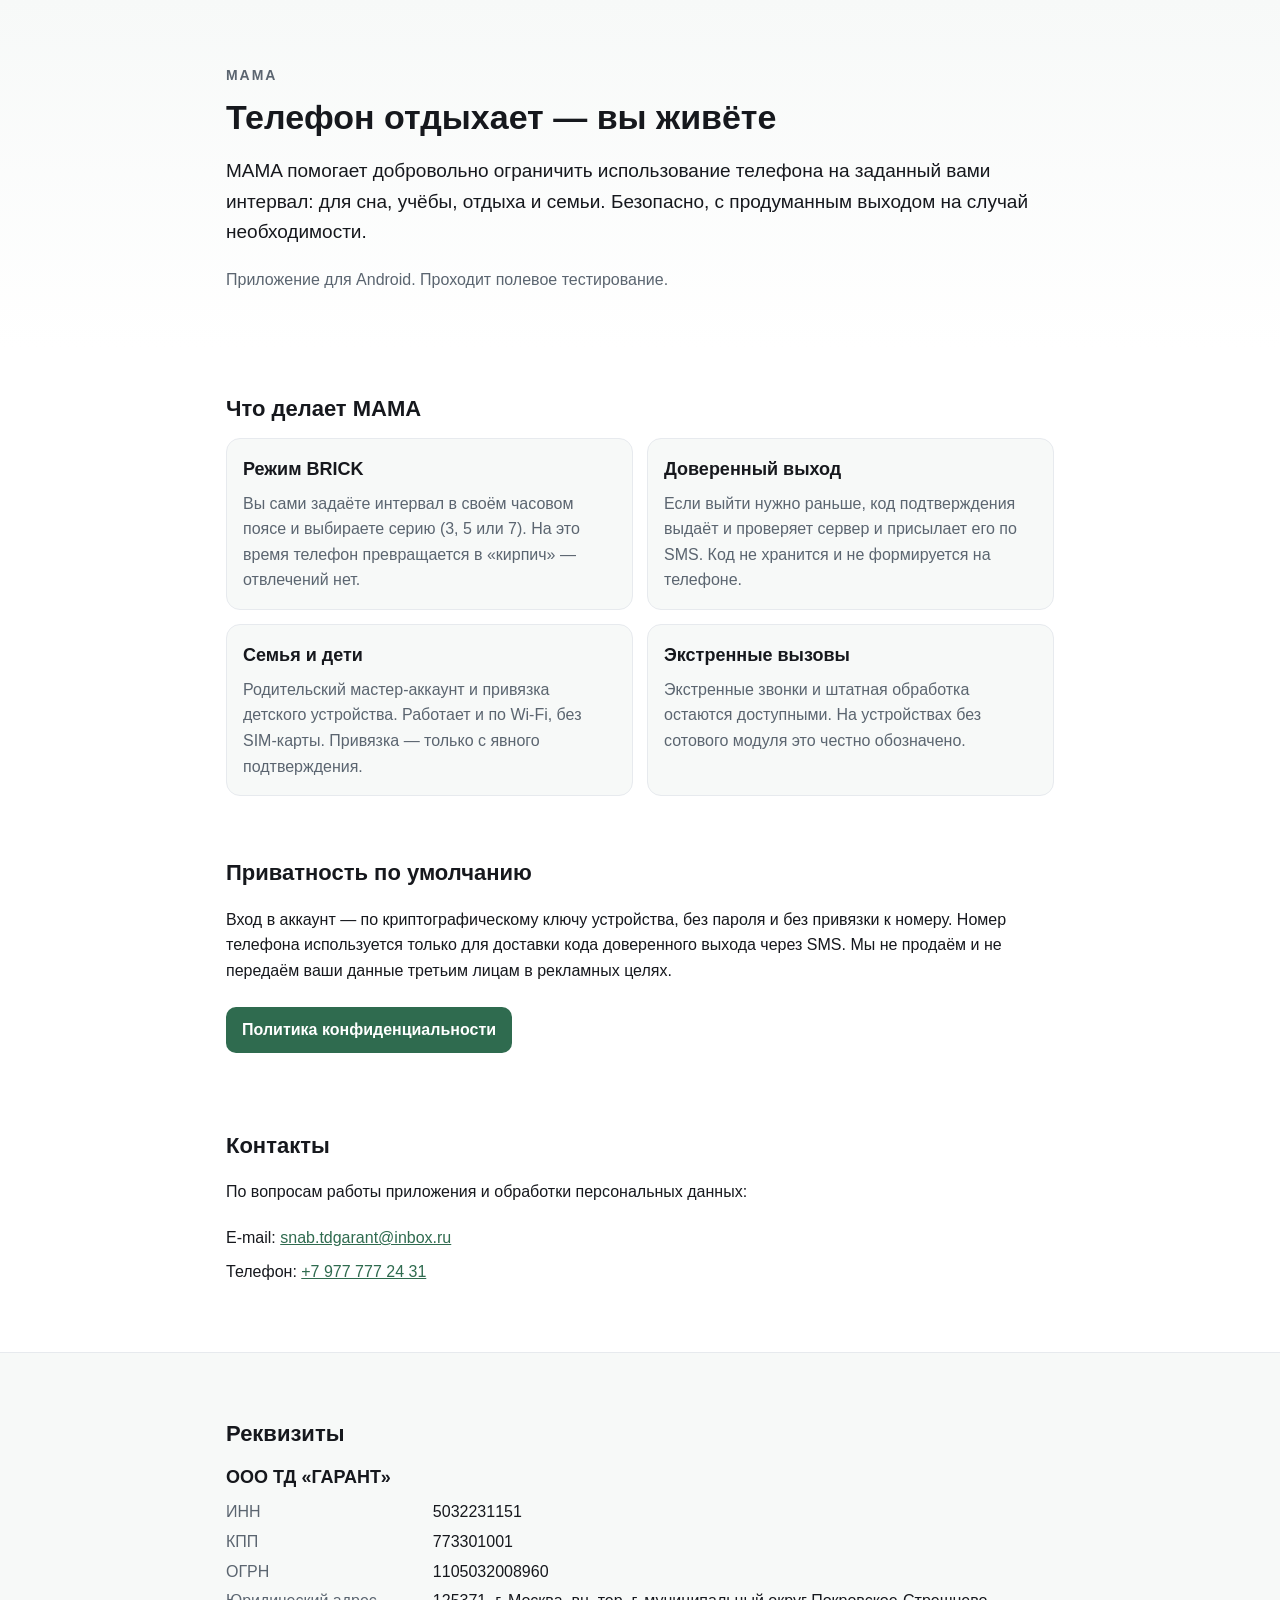
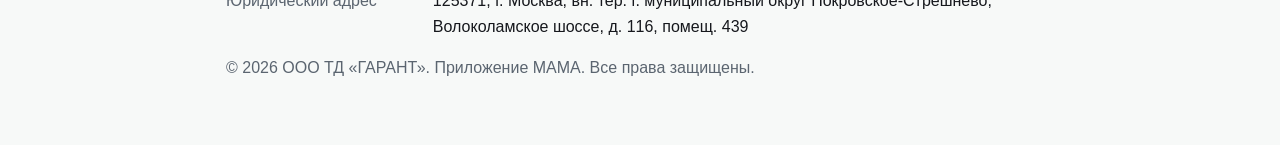
<file: index.html>
<!doctype html>
<!-- MAMA — публичная главная страница mama-app.ru. Реквизиты ООО ТД «ГАРАНТ» по карточке предприятия (ИНН/ОГРН прошли контрольную проверку). -->
<html lang="ru">
<head>
  <meta charset="utf-8">
  <meta name="viewport" content="width=device-width, initial-scale=1">
  <title>MAMA — осознанные паузы в телефоне</title>
  <meta name="description" content="MAMA — Android-приложение для осознанных пауз в использовании телефона: режим BRICK, доверенный выход, семейная привязка. Разработчик — ООО ТД «ГАРАНТ».">
  <link rel="stylesheet" href="styles.css">
</head>
<body>
  <header class="hero">
    <div class="wrap">
      <div class="brand">MAMA</div>
      <h1>Телефон отдыхает — вы живёте</h1>
      <p class="lead">MAMA помогает добровольно ограничить использование телефона на заданный вами интервал: для сна, учёбы, отдыха и семьи. Безопасно, с продуманным выходом на случай необходимости.</p>
      <p class="muted">Приложение для Android. Проходит полевое тестирование.</p>
    </div>
  </header>

  <main class="wrap">
    <section>
      <h2>Что делает MAMA</h2>
      <div class="cards">
        <div class="card">
          <h3>Режим BRICK</h3>
          <p>Вы сами задаёте интервал в своём часовом поясе и выбираете серию (3, 5 или 7). На это время телефон превращается в «кирпич» — отвлечений нет.</p>
        </div>
        <div class="card">
          <h3>Доверенный выход</h3>
          <p>Если выйти нужно раньше, код подтверждения выдаёт и проверяет сервер и присылает его по SMS. Код не хранится и не формируется на телефоне.</p>
        </div>
        <div class="card">
          <h3>Семья и дети</h3>
          <p>Родительский мастер-аккаунт и привязка детского устройства. Работает и по Wi-Fi, без SIM-карты. Привязка — только с явного подтверждения.</p>
        </div>
        <div class="card">
          <h3>Экстренные вызовы</h3>
          <p>Экстренные звонки и штатная обработка остаются доступными. На устройствах без сотового модуля это честно обозначено.</p>
        </div>
      </div>
    </section>

    <section>
      <h2>Приватность по умолчанию</h2>
      <p>Вход в аккаунт — по криптографическому ключу устройства, без пароля и без привязки к номеру. Номер телефона используется только для доставки кода доверенного выхода через SMS. Мы не продаём и не передаём ваши данные третьим лицам в рекламных целях.</p>
      <p><a class="btn" href="privacy.html">Политика конфиденциальности</a></p>
    </section>

    <section id="contacts">
      <h2>Контакты</h2>
      <p>По вопросам работы приложения и обработки персональных данных:</p>
      <ul class="contacts">
        <li>E-mail: <a href="mailto:snab.tdgarant@inbox.ru">snab.tdgarant@inbox.ru</a></li>
        <li>Телефон: <a href="tel:+79777772431">+7 977 777 24 31</a></li>
      </ul>
    </section>
  </main>

  <footer class="legal">
    <div class="wrap">
      <h2>Реквизиты</h2>
      <!-- Требование оператора T2: название компании и ИНН видимы на главной странице. -->
      <p class="org"><strong>ООО ТД «ГАРАНТ»</strong></p>
      <dl>
        <dt>ИНН</dt><dd>5032231151</dd>
        <dt>КПП</dt><dd>773301001</dd>
        <dt>ОГРН</dt><dd>1105032008960</dd>
        <dt>Юридический адрес</dt><dd>125371, г. Москва, вн. тер. г. муниципальный округ Покровское-Стрешнево, Волоколамское шоссе, д. 116, помещ. 439</dd>
      </dl>
      <p class="muted">© <span id="year">2026</span> ООО ТД «ГАРАНТ». Приложение MAMA. Все права защищены.</p>
    </div>
  </footer>
  <script>document.getElementById('year').textContent = new Date().getFullYear();</script>
</body>
</html>
</file>
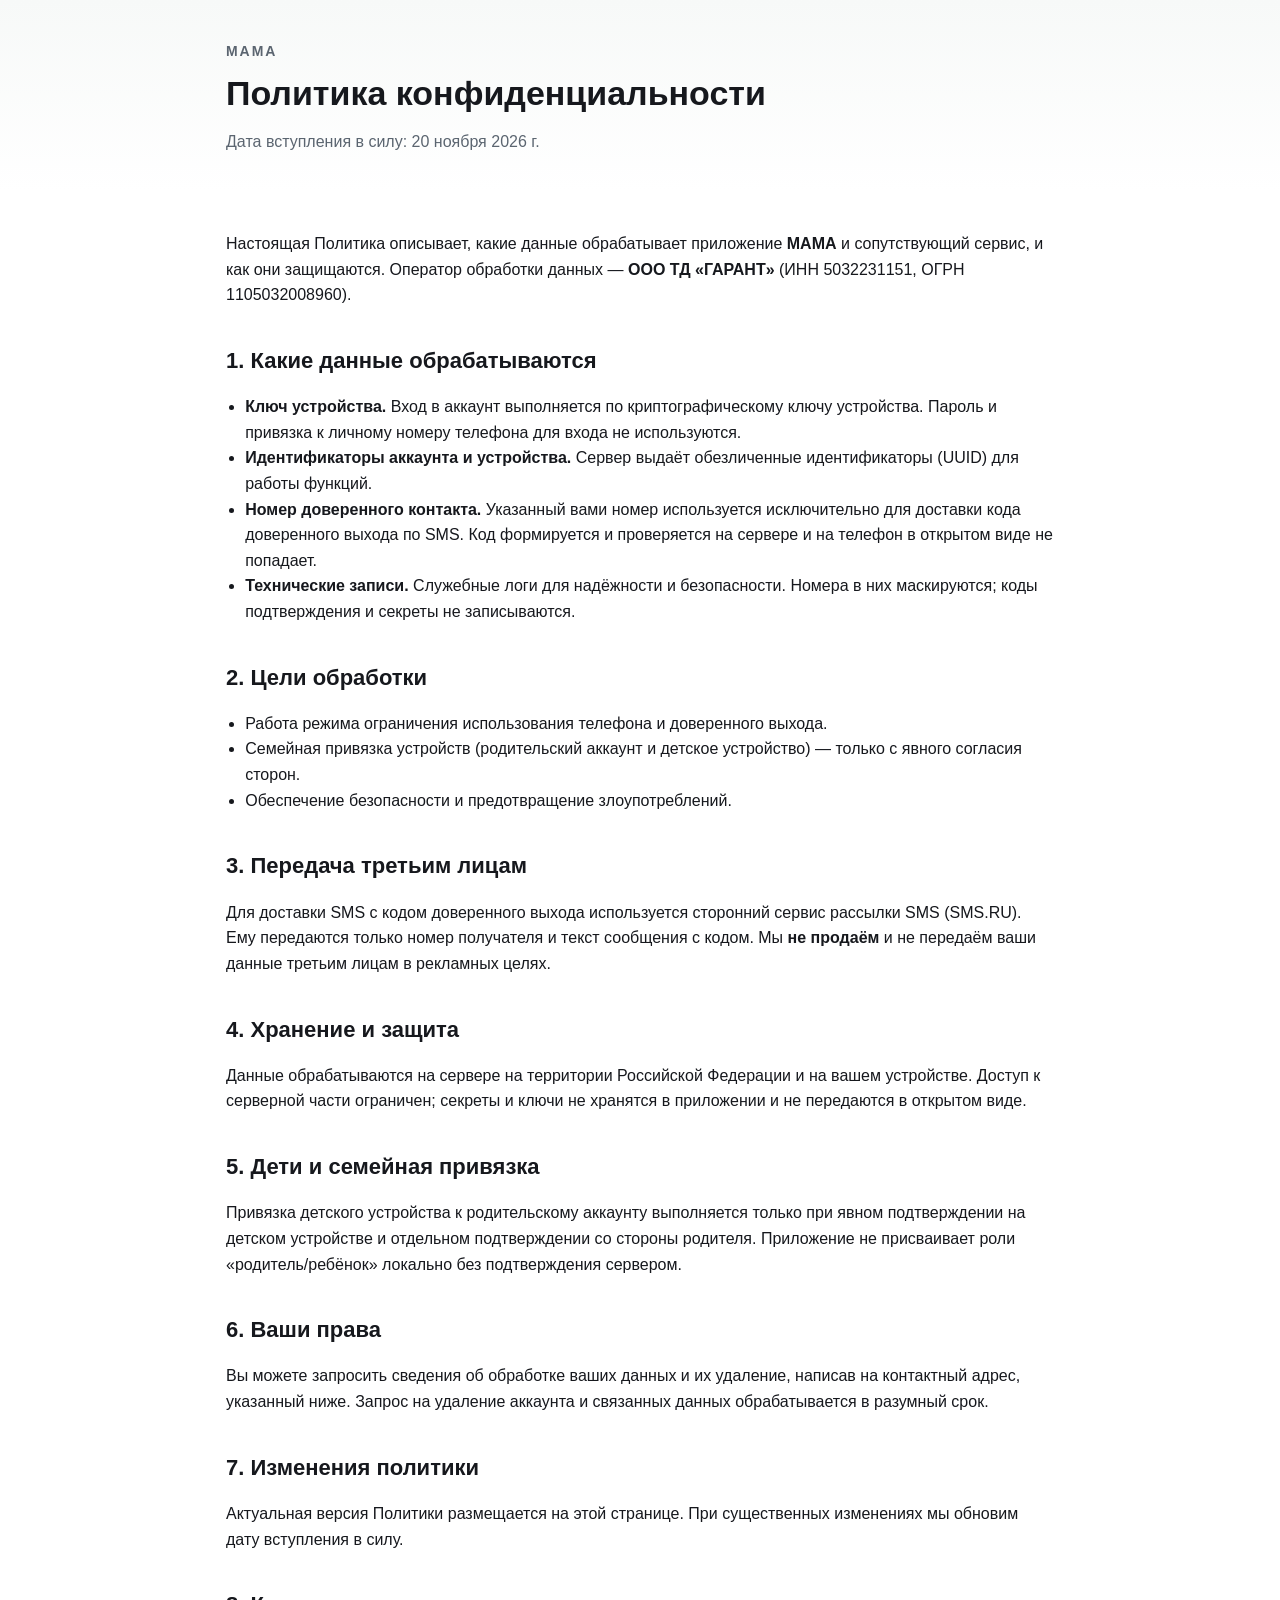
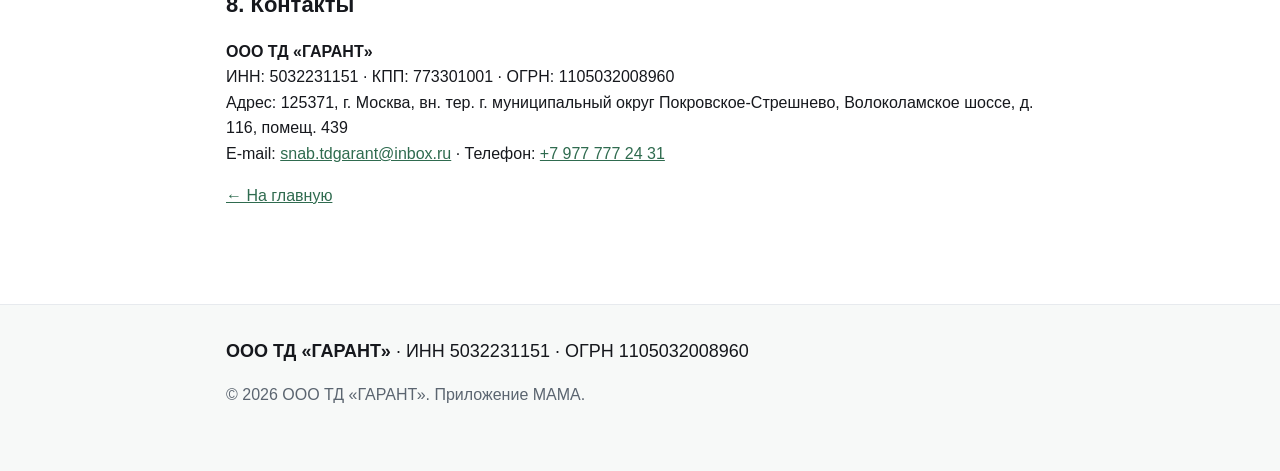
<file: privacy.html>
<!doctype html>
<!-- Политика конфиденциальности MAMA. Реквизиты ООО ТД «ГАРАНТ» — по карточке предприятия. Текст описывает реальную архитектуру приложения. -->
<html lang="ru">
<head>
  <meta charset="utf-8">
  <meta name="viewport" content="width=device-width, initial-scale=1">
  <title>Политика конфиденциальности — MAMA</title>
  <meta name="description" content="Политика конфиденциальности приложения MAMA (ООО ТД «ГАРАНТ»): какие данные обрабатываются и как они защищены.">
  <link rel="stylesheet" href="styles.css">
</head>
<body>
  <header class="hero slim">
    <div class="wrap">
      <div class="brand"><a href="index.html">MAMA</a></div>
      <h1>Политика конфиденциальности</h1>
      <p class="muted">Дата вступления в силу: 20 ноября 2026 г.</p>
    </div>
  </header>

  <main class="wrap prose">
    <p>Настоящая Политика описывает, какие данные обрабатывает приложение <strong>MAMA</strong> и сопутствующий сервис, и как они защищаются. Оператор обработки данных — <strong>ООО ТД «ГАРАНТ»</strong> (ИНН 5032231151, ОГРН 1105032008960).</p>

    <h2>1. Какие данные обрабатываются</h2>
    <ul>
      <li><strong>Ключ устройства.</strong> Вход в аккаунт выполняется по криптографическому ключу устройства. Пароль и привязка к личному номеру телефона для входа не используются.</li>
      <li><strong>Идентификаторы аккаунта и устройства.</strong> Сервер выдаёт обезличенные идентификаторы (UUID) для работы функций.</li>
      <li><strong>Номер доверенного контакта.</strong> Указанный вами номер используется исключительно для доставки кода доверенного выхода по SMS. Код формируется и проверяется на сервере и на телефон в открытом виде не попадает.</li>
      <li><strong>Технические записи.</strong> Служебные логи для надёжности и безопасности. Номера в них маскируются; коды подтверждения и секреты не записываются.</li>
    </ul>

    <h2>2. Цели обработки</h2>
    <ul>
      <li>Работа режима ограничения использования телефона и доверенного выхода.</li>
      <li>Семейная привязка устройств (родительский аккаунт и детское устройство) — только с явного согласия сторон.</li>
      <li>Обеспечение безопасности и предотвращение злоупотреблений.</li>
    </ul>

    <h2>3. Передача третьим лицам</h2>
    <p>Для доставки SMS с кодом доверенного выхода используется сторонний сервис рассылки SMS (SMS.RU). Ему передаются только номер получателя и текст сообщения с кодом. Мы <strong>не продаём</strong> и не передаём ваши данные третьим лицам в рекламных целях.</p>

    <h2>4. Хранение и защита</h2>
    <p>Данные обрабатываются на сервере на территории Российской Федерации и на вашем устройстве. Доступ к серверной части ограничен; секреты и ключи не хранятся в приложении и не передаются в открытом виде.</p>

    <h2>5. Дети и семейная привязка</h2>
    <p>Привязка детского устройства к родительскому аккаунту выполняется только при явном подтверждении на детском устройстве и отдельном подтверждении со стороны родителя. Приложение не присваивает роли «родитель/ребёнок» локально без подтверждения сервером.</p>

    <h2>6. Ваши права</h2>
    <p>Вы можете запросить сведения об обработке ваших данных и их удаление, написав на контактный адрес, указанный ниже. Запрос на удаление аккаунта и связанных данных обрабатывается в разумный срок.</p>

    <h2>7. Изменения политики</h2>
    <p>Актуальная версия Политики размещается на этой странице. При существенных изменениях мы обновим дату вступления в силу.</p>

    <h2>8. Контакты</h2>
    <p><strong>ООО ТД «ГАРАНТ»</strong><br>
    ИНН: 5032231151 · КПП: 773301001 · ОГРН: 1105032008960<br>
    Адрес: 125371, г. Москва, вн. тер. г. муниципальный округ Покровское-Стрешнево, Волоколамское шоссе, д. 116, помещ. 439<br>
    E-mail: <a href="mailto:snab.tdgarant@inbox.ru">snab.tdgarant@inbox.ru</a> · Телефон: <a href="tel:+79777772431">+7 977 777 24 31</a></p>

    <p class="muted"><a href="index.html">← На главную</a></p>
  </main>

  <footer class="legal">
    <div class="wrap">
      <p class="org"><strong>ООО ТД «ГАРАНТ»</strong> · ИНН 5032231151 · ОГРН 1105032008960</p>
      <p class="muted">© <span id="year">2026</span> ООО ТД «ГАРАНТ». Приложение MAMA.</p>
    </div>
  </footer>
  <script>document.getElementById('year').textContent = new Date().getFullYear();</script>
</body>
</html>
</file>
<file: styles.css>
:root{
  --bg:#ffffff; --fg:#16181d; --muted:#5b6570; --line:#e7eaee;
  --accent:#2f6b4f; --accent-ink:#ffffff; --card:#f7f9f8;
}
@media (prefers-color-scheme: dark){
  :root{ --bg:#0f1216; --fg:#e8ebef; --muted:#9aa4b0; --line:#232a33;
         --accent:#4f9c76; --accent-ink:#0f1216; --card:#161b21; }
}
*{box-sizing:border-box}
html{-webkit-text-size-adjust:100%}
body{
  margin:0; background:var(--bg); color:var(--fg);
  font:16px/1.6 -apple-system,BlinkMacSystemFont,"Segoe UI",Roboto,Helvetica,Arial,sans-serif;
}
.wrap{width:100%; max-width:860px; margin:0 auto; padding:0 16px}
a{color:var(--accent)}
.hero{padding:64px 0 40px; background:linear-gradient(180deg,var(--card),transparent)}
.hero.slim{padding:40px 0 20px}
.brand{font-weight:800; letter-spacing:.14em; font-size:14px; color:var(--muted); text-transform:uppercase}
.brand a{color:inherit; text-decoration:none}
h1{font-size:34px; line-height:1.2; margin:.3em 0}
h2{font-size:22px; margin:1.6em 0 .5em}
h3{font-size:18px; margin:0 0 .4em}
.lead{font-size:19px; color:var(--fg)}
.muted{color:var(--muted)}
section{padding:8px 0 16px}
.cards{display:grid; grid-template-columns:repeat(2,1fr); gap:14px}
@media (max-width:600px){ .cards{grid-template-columns:1fr} h1{font-size:28px} }
.card{background:var(--card); border:1px solid var(--line); border-radius:14px; padding:16px}
.card p{margin:0; color:var(--muted)}
.btn{display:inline-block; margin-top:8px; padding:10px 16px; border-radius:10px;
     background:var(--accent); color:var(--accent-ink); text-decoration:none; font-weight:600}
.contacts{list-style:none; padding:0}
.contacts li{padding:4px 0}
.prose{padding:24px 16px 48px}
.prose ul{padding-left:1.2em}
.legal{border-top:1px solid var(--line); margin-top:32px; padding:28px 0 48px; background:var(--card)}
.legal dl{display:grid; grid-template-columns:max-content 1fr; gap:4px 16px; margin:8px 0}
.legal dt{color:var(--muted)}
.legal .org{font-size:18px; margin:.2em 0}
</file>
